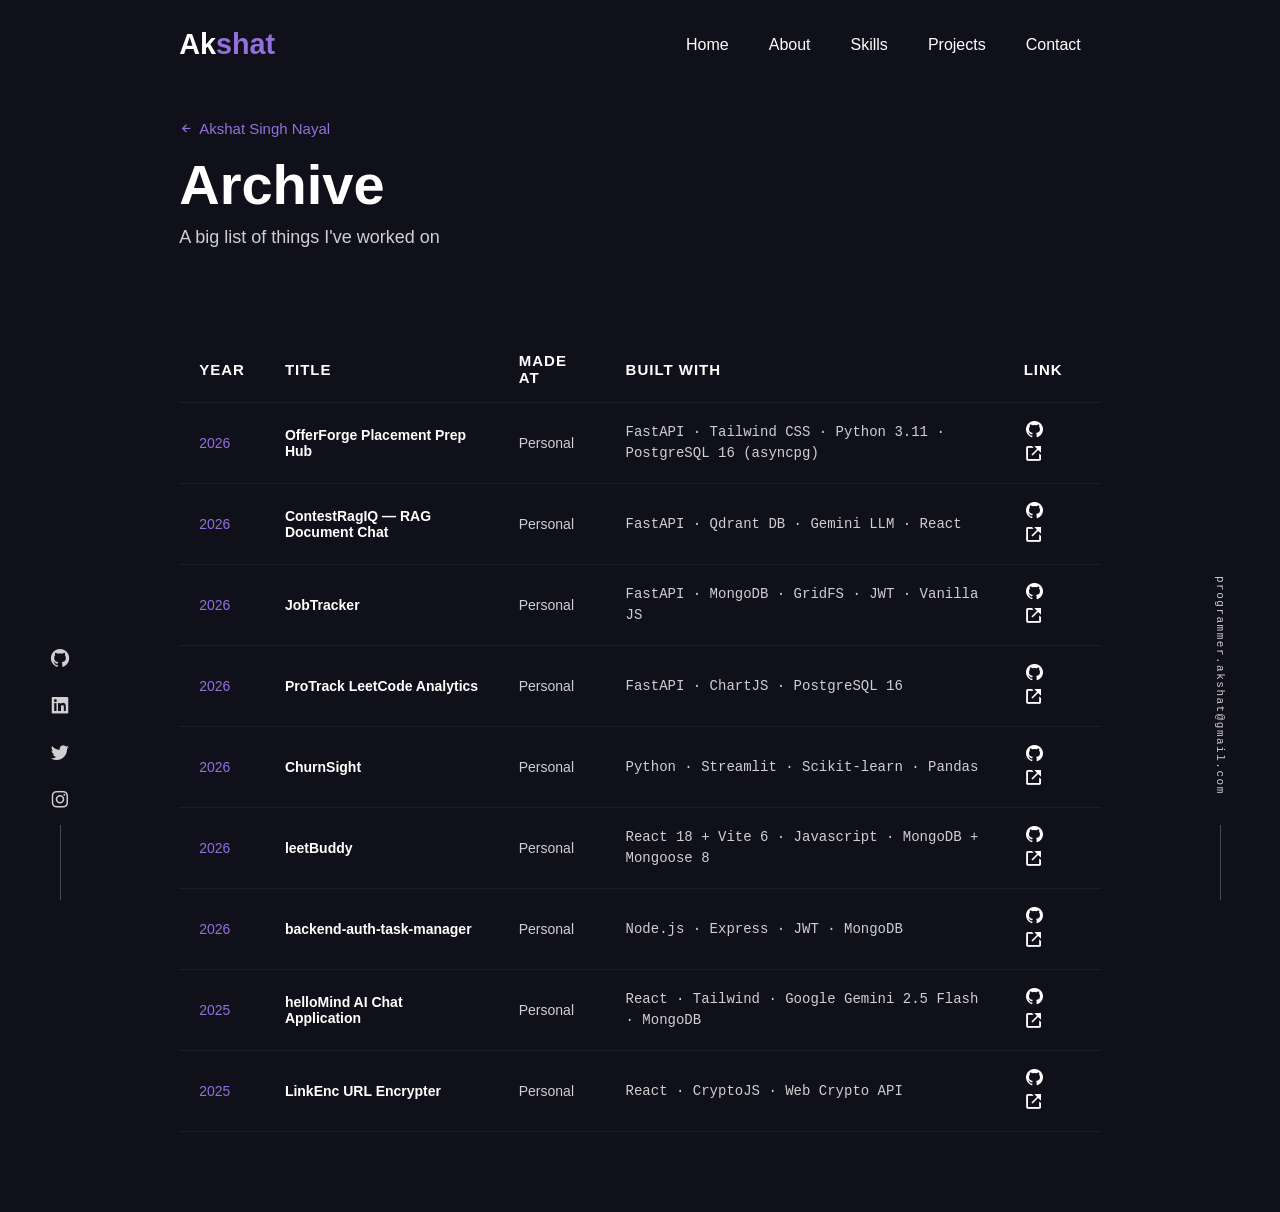
<file: akshat/archive.html>
<!DOCTYPE html>
<html lang="en">

<head>
  <meta charset="UTF-8">
  <meta http-equiv="X-UA-Compatible" content="IE=edge">
  <meta name="viewport" content="width=device-width, initial-scale=1.0">
  <meta name="description"
    content="Archive of projects built by Akshat Singh Nayal, featuring backend engineering, AI, and full-stack systems." />
  <meta name="robots" content="index, follow" />
  <link rel="canonical" href="https://akshatnayal.dev/archive.html" />

  <!-- Open Graph -->
  <meta property="og:title" content="Archive | Akshat Singh Nayal" />
  <meta property="og:description"
    content="Archive of projects built by Akshat Singh Nayal, featuring backend engineering, AI, and full-stack systems." />
  <meta property="og:url" content="https://akshatnayal.dev/archive.html" />
  <meta property="og:type" content="website" />
  <meta property="og:image" content="https://akshatnayal.dev/img/social-preview.png" />

  <!-- Twitter -->
  <meta name="twitter:card" content="summary_large_image" />
  <meta name="twitter:title" content="Archive | Akshat Singh Nayal" />
  <meta name="twitter:description" content="Archive of projects built by Akshat Singh Nayal." />
  <meta name="twitter:image" content="https://akshatnayal.dev/img/social-preview.png" />

  <!-- Structured Data JSON-LD -->
  <script type="application/ld+json">
  {
    "@context": "https://schema.org",
    "@type": "ItemPage",
    "name": "Archive of Projects - Akshat Singh Nayal",
    "description": "Comprehensive list of backend development, full-stack, and AI projects built by Akshat Singh Nayal.",
    "url": "https://akshatnayal.dev/archive.html",
    "author": {
      "@type": "Person",
      "name": "Akshat Singh Nayal"
    }
  }
  </script>

  <!-- Icon -->
  <link type="image/png" sizes="16x16" rel="icon" href="assets/anime.png">
  <!-- External CSS Link -->
  <link rel="stylesheet" type="text/css" href="assets/styles.css?v=15">

  <!-- Boxicons Script -->
  <link rel="stylesheet" href="https://unpkg.com/boxicons@latest/css/boxicons.min.css">

  <!-- Google Fonts Link -->
  <link rel="preconnect" href="https://fonts.googleapis.com">
  <link rel="preconnect" href="https://fonts.gstatic.com" crossorigin>
  <link href="https://fonts.googleapis.com/css2?family=Bangers&family=Kosugi+Maru&display=swap" rel="stylesheet">

  <title>Archive | Akshat Singh Nayal</title>
</head>

<body class="archive-page">
  <!-- Start of Header -->
  <header>
    <a href="index.html" class="logo">Ak<span>shat</span></a>
    <div class="bx bx-menu" id="menu-icon"></div>

    <ul class="navbar">
      <li><a href="index.html#home">Home</a></li>
      <li><a href="index.html#about">About</a></li>
      <li><a href="index.html#services">Skills</a></li>
      <li><a href="index.html#projects">Projects</a></li>
      <li><a href="index.html#contact">Contact</a></li>
    </ul>
  </header>
  <!-- End of Header -->

  <!-- Archive Content Section -->
  <section class="archive-section">
    <div class="archive-header">
      <a href="index.html#projects" class="back-link"><i class='bx bx-left-arrow-alt'></i> Akshat Singh Nayal</a>
      <h1>Archive</h1>
      <p class="subtitle">A big list of things I've worked on</p>
    </div>

    <div class="table-container">
      <table class="archive-table">
        <thead>
          <tr>
            <th>Year</th>
            <th>Title</th>
            <th class="hide-mobile">Made at</th>
            <th>Built with</th>
            <th>Link</th>
          </tr>
        </thead>
        <tbody>
          <!-- 2026 -->
          <tr>
            <td class="year-column">2026</td>
            <td class="title-column">OfferForge Placement Prep Hub</td>
            <td class="made-column hide-mobile">Personal</td>
            <td class="tech-column">FastAPI &middot; Tailwind CSS &middot; Python 3.11 &middot; PostgreSQL 16 (asyncpg)
            </td>
            <td class="links-column">
              <a href="https://github.com/AkshatSinghNayal/OfferForge" target="_blank" rel="noopener noreferrer"
                aria-label="GitHub"><i class='bx bxl-github'></i></a>
              <a href="https://offerforgeai.vercel.app/" target="_blank" rel="noopener noreferrer"
                aria-label="Live Demo"><i class='bx bx-link-external'></i></a>
            </td>
          </tr>
          <tr>
            <td class="year-column">2026</td>
            <td class="title-column">ContestRagIQ — RAG Document Chat</td>
            <td class="made-column hide-mobile">Personal</td>
            <td class="tech-column">FastAPI &middot; Qdrant DB &middot; Gemini LLM &middot; React</td>
            <td class="links-column">
              <a href="https://github.com/AkshatSinghNayal/ragFastAPI" target="_blank" rel="noopener noreferrer"
                aria-label="GitHub"><i class='bx bxl-github'></i></a>
              <a href="https://contextragiq.vercel.app/" target="_blank" rel="noopener noreferrer"
                aria-label="Live Demo"><i class='bx bx-link-external'></i></a>
            </td>
          </tr>
          <tr>
            <td class="year-column">2026</td>
            <td class="title-column">JobTracker </td>
            <td class="made-column hide-mobile">Personal</td>
            <td class="tech-column">FastAPI &middot; MongoDB &middot; GridFS &middot; JWT &middot; Vanilla JS</td>
            <td class="links-column">
              <a href="https://github.com/AkshatSinghNayal/job-Tracker" target="_blank" rel="noopener noreferrer"
                aria-label="GitHub"><i class='bx bxl-github'></i></a>
              <a href="https://jobtrack-kar.vercel.app/" target="_blank" rel="noopener noreferrer"
                aria-label="Live Demo"><i class='bx bx-link-external'></i></a>
            </td>
          </tr>
          <tr>
            <td class="year-column">2026</td>
            <td class="title-column">ProTrack LeetCode Analytics</td>
            <td class="made-column hide-mobile">Personal</td>
            <td class="tech-column">FastAPI &middot; ChartJS &middot; PostgreSQL 16</td>
            <td class="links-column">
              <a href="https://github.com/AkshatSinghNayal/leet-tracker" target="_blank" rel="noopener noreferrer"
                aria-label="GitHub"><i class='bx bxl-github'></i></a>
              <a href="https://protrack-kar.vercel.app/" target="_blank" rel="noopener noreferrer"
                aria-label="Live Demo"><i class='bx bx-link-external'></i></a>
            </td>
          </tr>

          
          <tr>
            <td class="year-column">2026</td>
            <td class="title-column">ChurnSight</td>
            <td class="made-column hide-mobile">Personal</td>
            <td class="tech-column">Python &middot; Streamlit &middot; Scikit-learn &middot; Pandas</td>
            <td class="links-column">
              <a href="https://github.com/AkshatSinghNayal/customer-churn-prediction" target="_blank"
                rel="noopener noreferrer" aria-label="GitHub"><i class='bx bxl-github'></i></a>
              <a href="https://codecurated04.vercel.app/" target="_blank" rel="noopener noreferrer"
                aria-label="Live Demo"><i class='bx bx-link-external'></i></a>
            </td>
          </tr>
          <tr>
            <td class="year-column">2026</td>
            <td class="title-column">leetBuddy</td>
            <td class="made-column hide-mobile">Personal</td>
            <td class="tech-column">React 18 + Vite 6 &middot; Javascript &middot; MongoDB + Mongoose 8</td>
            <td class="links-column">
              <a href="https://github.com/AkshatSinghNayal/LeetCodeHelper" target="_blank" rel="noopener noreferrer"
                aria-label="GitHub"><i class='bx bxl-github'></i></a>
              <a href="https://leet-code-helper.vercel.app/" target="_blank" rel="noopener noreferrer"
                aria-label="Live Demo"><i class='bx bx-link-external'></i></a>
            </td>
          </tr>
          <tr>
            <td class="year-column">2026</td>
            <td class="title-column">backend-auth-task-manager</td>
            <td class="made-column hide-mobile">Personal</td>
            <td class="tech-column">Node.js &middot; Express &middot; JWT &middot; MongoDB</td>
            <td class="links-column">
              <a href="https://github.com/AkshatSinghNayal/backend-auth-task-manager" target="_blank"
                rel="noopener noreferrer" aria-label="GitHub"><i class='bx bxl-github'></i></a>
              <a href="https://backend-auth-task-manager.vercel.app/" target="_blank" rel="noopener noreferrer"
                aria-label="Live Demo"><i class='bx bx-link-external'></i></a>
            </td>
          </tr>

          <!-- 2025 -->
          <tr>
            <td class="year-column">2025</td>
            <td class="title-column">helloMind AI Chat Application</td>
            <td class="made-column hide-mobile">Personal</td>
            <td class="tech-column">React &middot; Tailwind &middot; Google Gemini 2.5 Flash &middot; MongoDB</td>
            <td class="links-column">
              <a href="https://github.com/AkshatSinghNayal/SIH-Project-2025" target="_blank" rel="noopener noreferrer"
                aria-label="GitHub"><i class='bx bxl-github'></i></a>
              <a href="https://hellomind-2025.vercel.app/" target="_blank" rel="noopener noreferrer"
                aria-label="Live Demo"><i class='bx bx-link-external'></i></a>
            </td>
          </tr>
          <tr>
            <td class="year-column">2025</td>
            <td class="title-column">LinkEnc URL Encrypter</td>
            <td class="made-column hide-mobile">Personal</td>
            <td class="tech-column">React &middot; CryptoJS &middot; Web Crypto API</td>
            <td class="links-column">
              <a href="https://github.com/AkshatSinghNayal/Python_Link_Encryption_Project" target="_blank"
                rel="noopener noreferrer" aria-label="GitHub"><i class='bx bxl-github'></i></a>
              <a href="https://linkenc.vercel.app/" target="_blank" rel="noopener noreferrer" aria-label="Live Demo"><i
                  class='bx bx-link-external'></i></a>
            </td>
          </tr>
        </tbody>
      </table>
    </div>
  </section>



  <!-- Fixed Sidebars -->
  <div class="left-social-sidebar">
    <ul class="sidebar-socials">
      <li><a href="https://github.com/AkshatSinghNayal" target="_blank" rel="noopener noreferrer" aria-label="GitHub"><i
            class='bx bxl-github'></i></a></li>
      <li><a href="https://linkedin.com/in/akshatnayal/" target="_blank" rel="noopener noreferrer"
          aria-label="LinkedIn"><i class='bx bxl-linkedin-square'></i></a></li>
      <li><a href="https://x.com/Akshat_Nayal" target="_blank" rel="noopener noreferrer" aria-label="X (Twitter)"><i
            class='bx bxl-twitter'></i></a></li>
      <li><a href="https://instagram.com/programmer__19" target="_blank" rel="noopener noreferrer"
          aria-label="Instagram"><i class='bx bxl-instagram'></i></a></li>
    </ul>
    <div class="sidebar-line"></div>
  </div>

  <div class="right-email-sidebar">
    <a href="mailto:programmer.akshat@gmail.com" class="sidebar-email">programmer.akshat@gmail.com</a>
    <div class="sidebar-line"></div>
  </div>

  <!-- JS Script Link -->
  <script src="assets/script.js?v=5"></script>
</body>

</html>
</file>
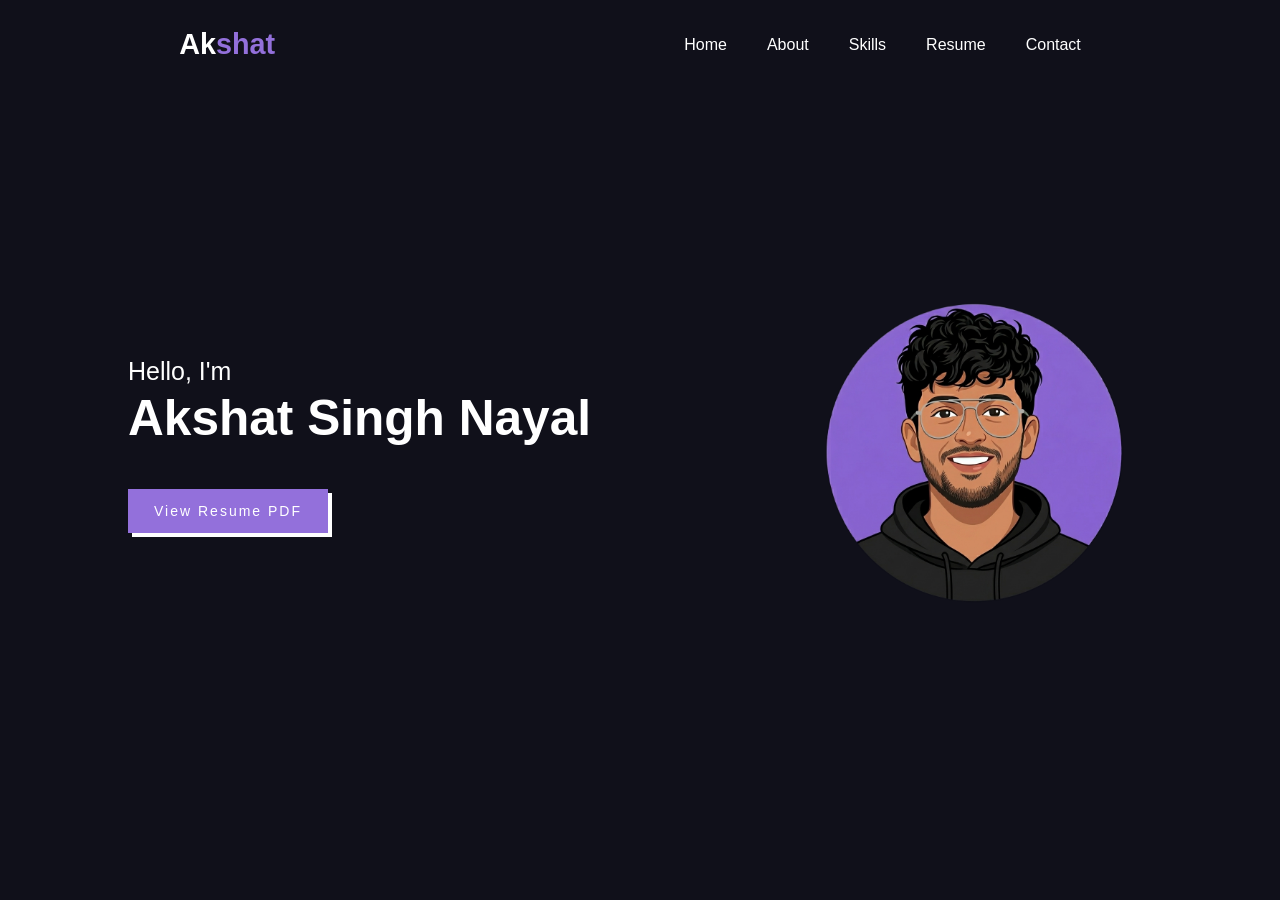
<file: akshat/preview-social.html>
<!DOCTYPE html>
<html lang="en">
<head>
  <meta charset="UTF-8">
  <meta name="viewport" content="width=device-width, initial-scale=1.0">
  <link rel="stylesheet" type="text/css" href="assets/styles.css?v=15">
  <link rel="preconnect" href="https://fonts.googleapis.com">
  <link rel="preconnect" href="https://fonts.gstatic.com" crossorigin>
  <link href="https://fonts.googleapis.com/css2?family=Bangers&family=Kosugi+Maru&display=swap" rel="stylesheet">
  <style>
    body {
      overflow: hidden;
    }

    .preview-wrap {
      height: 100vh;
      background: #10101a;
    }

    .preview-wrap .home {
      height: 100vh;
      padding-top: 110px;
      grid-template-columns: 1.25fr 0.75fr;
      grid-gap: 2.8rem;
    }

    .preview-wrap .home-text h5 {
      margin-bottom: 8px;
    }

    .preview-wrap .home-text h1 {
      font-size: 3.1rem;
      white-space: nowrap;
      margin-bottom: 46px;
    }

    .preview-wrap .typing-line {
      display: none;
    }

    .preview-wrap .home-img img {
      width: 420px;
    }
  </style>
  <title>Social Preview</title>
</head>
<body>
  <div class="preview-wrap">
    <header>
      <a href="#" class="logo">Ak<span>shat</span></a>
      <ul class="navbar">
        <li><a href="#home">Home</a></li>
        <li><a href="#about">About</a></li>
        <li><a href="#services">Skills</a></li>
        <li><a href="#resume">Resume</a></li>
        <li><a href="#contact">Contact</a></li>
      </ul>
    </header>

    <section class="home" id="home">
      <div class="home-text">
        <h5>Hello, I'm</h5>
        <h1>Akshat Singh Nayal</h1>
        <a href="#" class="btn">View Resume PDF</a>
      </div>

      <div class="home-img">
        <img src="img/home.png" alt="Akshat profile illustration">
      </div>
    </section>
  </div>
</body>
</html>
</file>
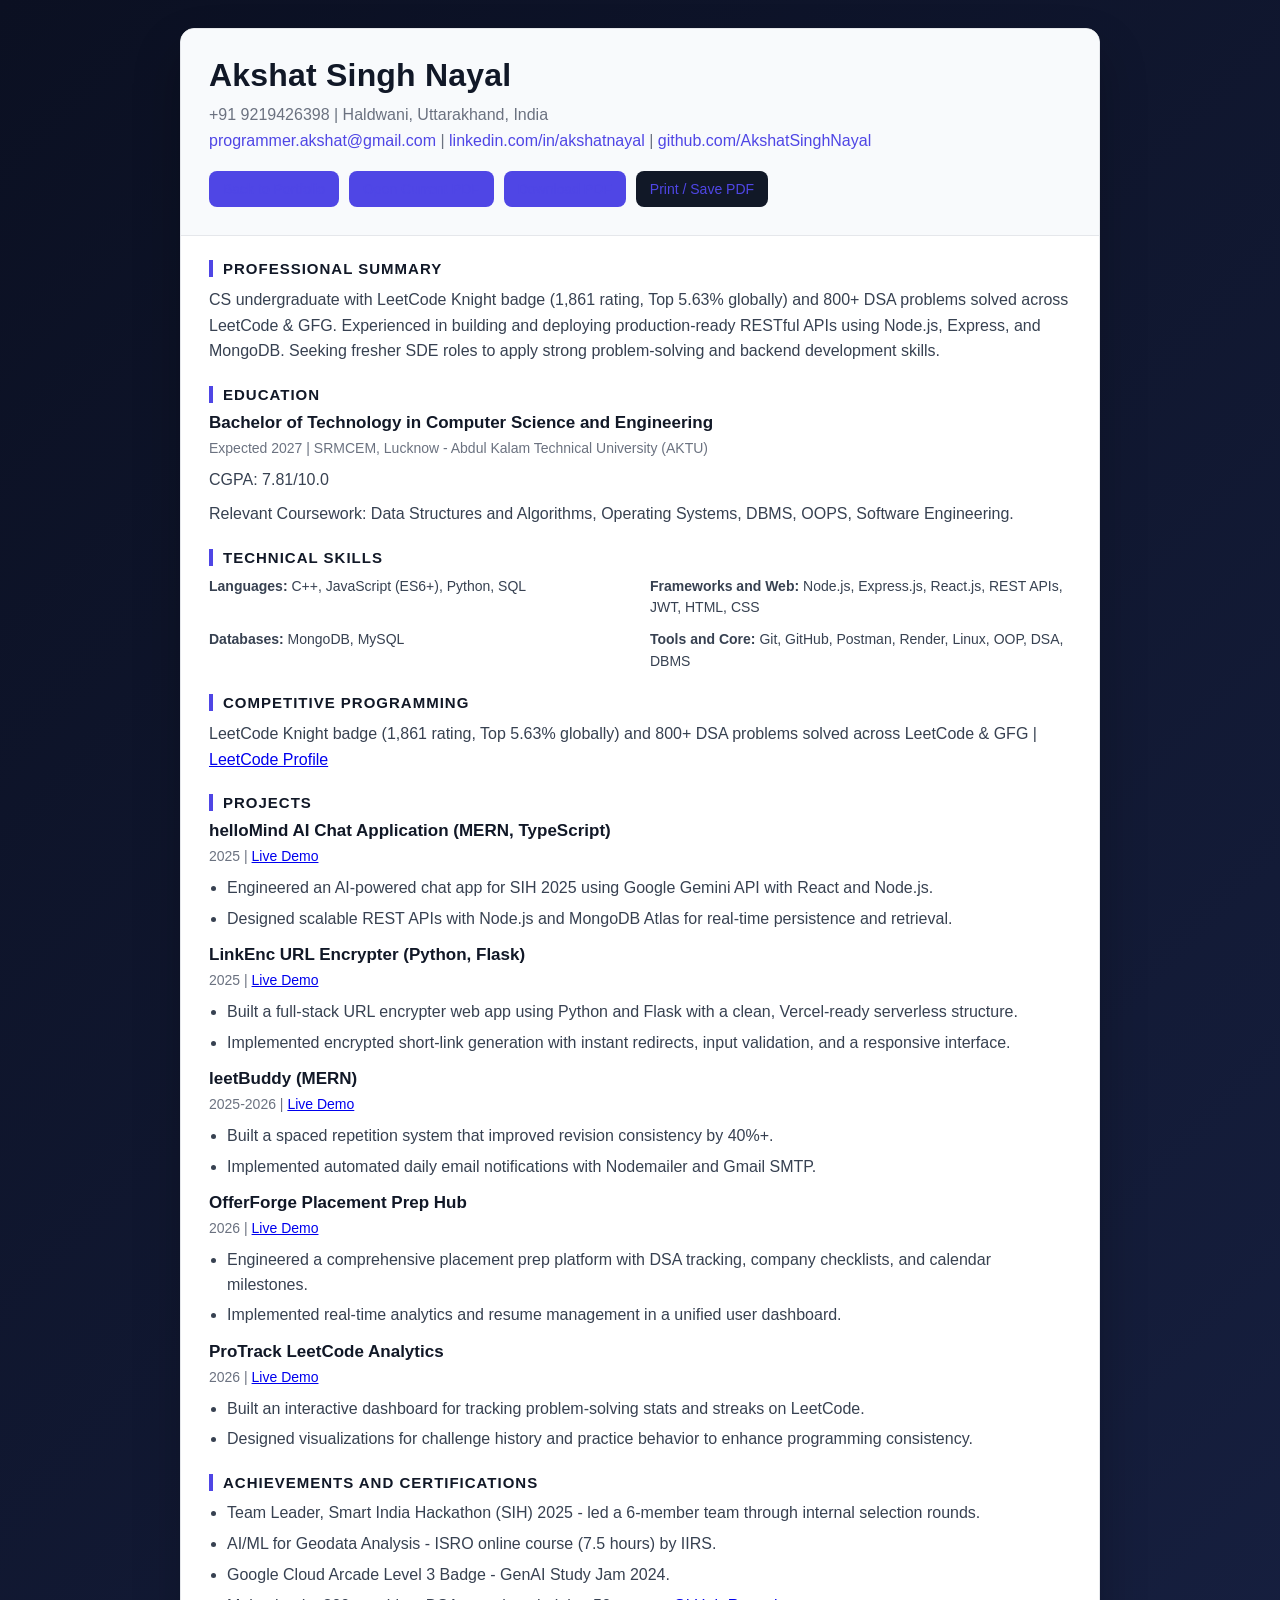
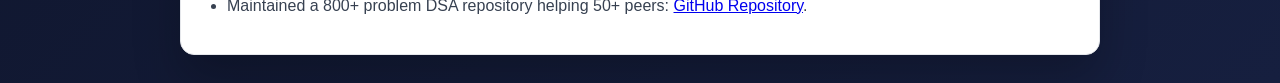
<file: akshat/resume.html>
<!DOCTYPE html>
<html lang="en">
<head>
  <meta charset="UTF-8">
  <meta name="viewport" content="width=device-width, initial-scale=1.0">
  <title>Akshat Singh Nayal - Resume</title>
  <link rel="canonical" href="https://akshatnayal.vercel.app/resume" />
  <style>
    :root {
      --bg: #0c1020;
      --paper: #ffffff;
      --text: #1f2937;
      --muted: #6b7280;
      --accent: #4f46e5;
      --border: #e5e7eb;
    }

    * {
      box-sizing: border-box;
    }

    body {
      margin: 0;
      font-family: "Segoe UI", Tahoma, Geneva, Verdana, sans-serif;
      background: linear-gradient(135deg, #0b1022, #161f3f);
      color: var(--text);
      padding: 28px 16px;
    }

    .resume {
      max-width: 920px;
      margin: 0 auto;
      background: var(--paper);
      border-radius: 14px;
      border: 1px solid var(--border);
      box-shadow: 0 24px 48px rgba(0, 0, 0, 0.24);
      overflow: hidden;
    }

    .header {
      padding: 28px;
      border-bottom: 1px solid var(--border);
      background: #f8fafc;
    }

    .header h1 {
      margin: 0;
      font-size: 32px;
      letter-spacing: 0.2px;
      color: #111827;
    }

    .header p {
      margin: 8px 0 0;
      color: var(--muted);
      line-height: 1.6;
    }

    .header a {
      color: var(--accent);
      text-decoration: none;
    }

    .header a:hover {
      text-decoration: underline;
    }

    .content {
      padding: 24px 28px 30px;
    }

    section {
      margin-top: 22px;
    }

    section:first-child {
      margin-top: 0;
    }

    h2 {
      margin: 0 0 10px;
      font-size: 15px;
      letter-spacing: 1px;
      text-transform: uppercase;
      color: #111827;
      border-left: 4px solid var(--accent);
      padding-left: 10px;
    }

    h3 {
      margin: 0;
      font-size: 17px;
      color: #111827;
    }

    .sub {
      margin: 4px 0 0;
      color: var(--muted);
      font-size: 14px;
    }

    p {
      margin: 8px 0 0;
      line-height: 1.6;
      color: #374151;
    }

    ul {
      margin: 8px 0 0 18px;
      padding: 0;
      color: #374151;
    }

    li {
      margin: 6px 0;
      line-height: 1.55;
    }

    .item {
      margin-top: 14px;
    }

    .item:first-of-type {
      margin-top: 0;
    }

    .skills-grid {
      display: grid;
      grid-template-columns: 1fr 1fr;
      gap: 10px 20px;
    }

    .skills-grid div {
      font-size: 14px;
      color: #374151;
      line-height: 1.55;
    }

    .actions {
      margin-top: 18px;
      display: flex;
      gap: 10px;
      flex-wrap: wrap;
    }

    .btn {
      display: inline-block;
      background: var(--accent);
      color: #fff;
      text-decoration: none;
      border-radius: 8px;
      padding: 10px 14px;
      font-size: 14px;
    }

    .btn.secondary {
      background: #111827;
    }

    @media (max-width: 700px) {
      body {
        padding: 10px 8px;
      }

      .header h1 {
        font-size: 24px;
        text-align: center;
      }

      .header p {
        font-size: 13px;
        text-align: center;
        line-height: 1.8;
      }

      .actions {
        justify-content: center;
      }

      .content,
      .header {
        padding: 20px 15px;
      }

      .skills-grid {
        grid-template-columns: 1fr;
      }
    }

    @media print {
      body {
        background: #fff;
        padding: 0;
      }

      .resume {
        box-shadow: none;
        border: none;
        border-radius: 0;
      }

      .actions {
        display: none;
      }
    }
  </style>
</head>
<body>
  <main class="resume">
    <header class="header">
      <h1>Akshat Singh Nayal</h1>
      <p>
        +91 9219426398 | Haldwani, Uttarakhand, India<br>
        <a href="mailto:programmer.akshat@gmail.com">programmer.akshat@gmail.com</a> |
        <a href="https://linkedin.com/in/akshatnayal/" target="_blank" rel="noopener noreferrer">linkedin.com/in/akshatnayal</a> |
        <a href="https://github.com/AkshatSinghNayal" target="_blank" rel="noopener noreferrer">github.com/AkshatSinghNayal</a>
      </p>
      <div class="actions">
        <a class="btn" href="index.html">Back to Portfolio</a>
        <a class="btn" href="AkshatSinghNayal_resume.pdf" target="_blank" rel="noopener noreferrer">Open Current PDF</a>
        <a class="btn" href="AkshatSinghNayal_resume.pdf" download>Download PDF</a>
        <a class="btn secondary" href="#" onclick="window.print(); return false;">Print / Save PDF</a>
      </div>
    </header>

    <div class="content">
      <section>
        <h2>Professional Summary</h2>
        <p>
          CS undergraduate with LeetCode Knight badge (1,861 rating, Top 5.63% globally) and 800+ DSA problems solved across LeetCode & GFG. Experienced in building and deploying production-ready RESTful APIs using Node.js, Express, and MongoDB. Seeking fresher SDE roles to apply strong problem-solving and backend development skills.
        </p>
      </section>

      <section>
        <h2>Education</h2>
        <div class="item">
          <h3>Bachelor of Technology in Computer Science and Engineering</h3>
          <p class="sub">Expected 2027 | SRMCEM, Lucknow - Abdul Kalam Technical University (AKTU)</p>
          <p>CGPA: 7.81/10.0</p>
          <p>Relevant Coursework: Data Structures and Algorithms, Operating Systems, DBMS, OOPS, Software Engineering.</p>
        </div>
      </section>

      <section>
        <h2>Technical Skills</h2>
        <div class="skills-grid">
          <div><strong>Languages:</strong> C++, JavaScript (ES6+), Python, SQL</div>
          <div><strong>Frameworks and Web:</strong> Node.js, Express.js, React.js, REST APIs, JWT, HTML, CSS</div>
          <div><strong>Databases:</strong> MongoDB, MySQL</div>
          <div><strong>Tools and Core:</strong> Git, GitHub, Postman, Render, Linux, OOP, DSA, DBMS</div>
        </div>
      </section>

      <section>
        <h2>Competitive Programming</h2>
        <p>
          LeetCode Knight badge (1,861 rating, Top 5.63% globally) and 800+ DSA problems solved across LeetCode & GFG |
          <a href="https://leetcode.com/Akshat_Nayal/" target="_blank" rel="noopener noreferrer">LeetCode Profile</a>
        </p>
      </section>

      <section>
        <h2>Projects</h2>
        <div class="item">
          <h3>helloMind AI Chat Application (MERN, TypeScript)</h3>
          <p class="sub">2025 | <a href="https://sih-project-2025-bsvw.onrender.com" target="_blank" rel="noopener noreferrer">Live Demo</a></p>
          <ul>
            <li>Engineered an AI-powered chat app for SIH 2025 using Google Gemini API with React and Node.js.</li>
            <li>Designed scalable REST APIs with Node.js and MongoDB Atlas for real-time persistence and retrieval.</li>
          </ul>
        </div>

        <div class="item">
          <h3>LinkEnc URL Encrypter (Python, Flask)</h3>
          <p class="sub">2025 | <a href="https://linkenc.vercel.app/" target="_blank" rel="noopener noreferrer">Live Demo</a></p>
          <ul>
            <li>Built a full-stack URL encrypter web app using Python and Flask with a clean, Vercel-ready serverless structure.</li>
            <li>Implemented encrypted short-link generation with instant redirects, input validation, and a responsive interface.</li>
          </ul>
        </div>

        <div class="item">
          <h3>leetBuddy (MERN)</h3>
          <p class="sub">2025-2026 | <a href="https://leet-code-helper.vercel.app" target="_blank" rel="noopener noreferrer">Live Demo</a></p>
          <ul>
            <li>Built a spaced repetition system that improved revision consistency by 40%+.</li>
            <li>Implemented automated daily email notifications with Nodemailer and Gmail SMTP.</li>
          </ul>
        </div>

        <div class="item">
          <h3>OfferForge Placement Prep Hub</h3>
          <p class="sub">2026 | <a href="https://offerforgeai.vercel.app/" target="_blank" rel="noopener noreferrer">Live Demo</a></p>
          <ul>
            <li>Engineered a comprehensive placement prep platform with DSA tracking, company checklists, and calendar milestones.</li>
            <li>Implemented real-time analytics and resume management in a unified user dashboard.</li>
          </ul>
        </div>

        <div class="item">
          <h3>ProTrack LeetCode Analytics</h3>
          <p class="sub">2026 | <a href="https://protrack-kar.vercel.app/" target="_blank" rel="noopener noreferrer">Live Demo</a></p>
          <ul>
            <li>Built an interactive dashboard for tracking problem-solving stats and streaks on LeetCode.</li>
            <li>Designed visualizations for challenge history and practice behavior to enhance programming consistency.</li>
          </ul>
        </div>
      </section>

      <section>
        <h2>Achievements and Certifications</h2>
        <ul>
          <li>Team Leader, Smart India Hackathon (SIH) 2025 - led a 6-member team through internal selection rounds.</li>
          <li>AI/ML for Geodata Analysis - ISRO online course (7.5 hours) by IIRS.</li>
          <li>Google Cloud Arcade Level 3 Badge - GenAI Study Jam 2024.</li>
          <li>Maintained a 800+ problem DSA repository helping 50+ peers: <a href="https://github.com/AkshatSinghNayal/leetcode" target="_blank" rel="noopener noreferrer">GitHub Repository</a>.</li>
        </ul>
      </section>
    </div>
  </main>
</body>
</html>
</file>
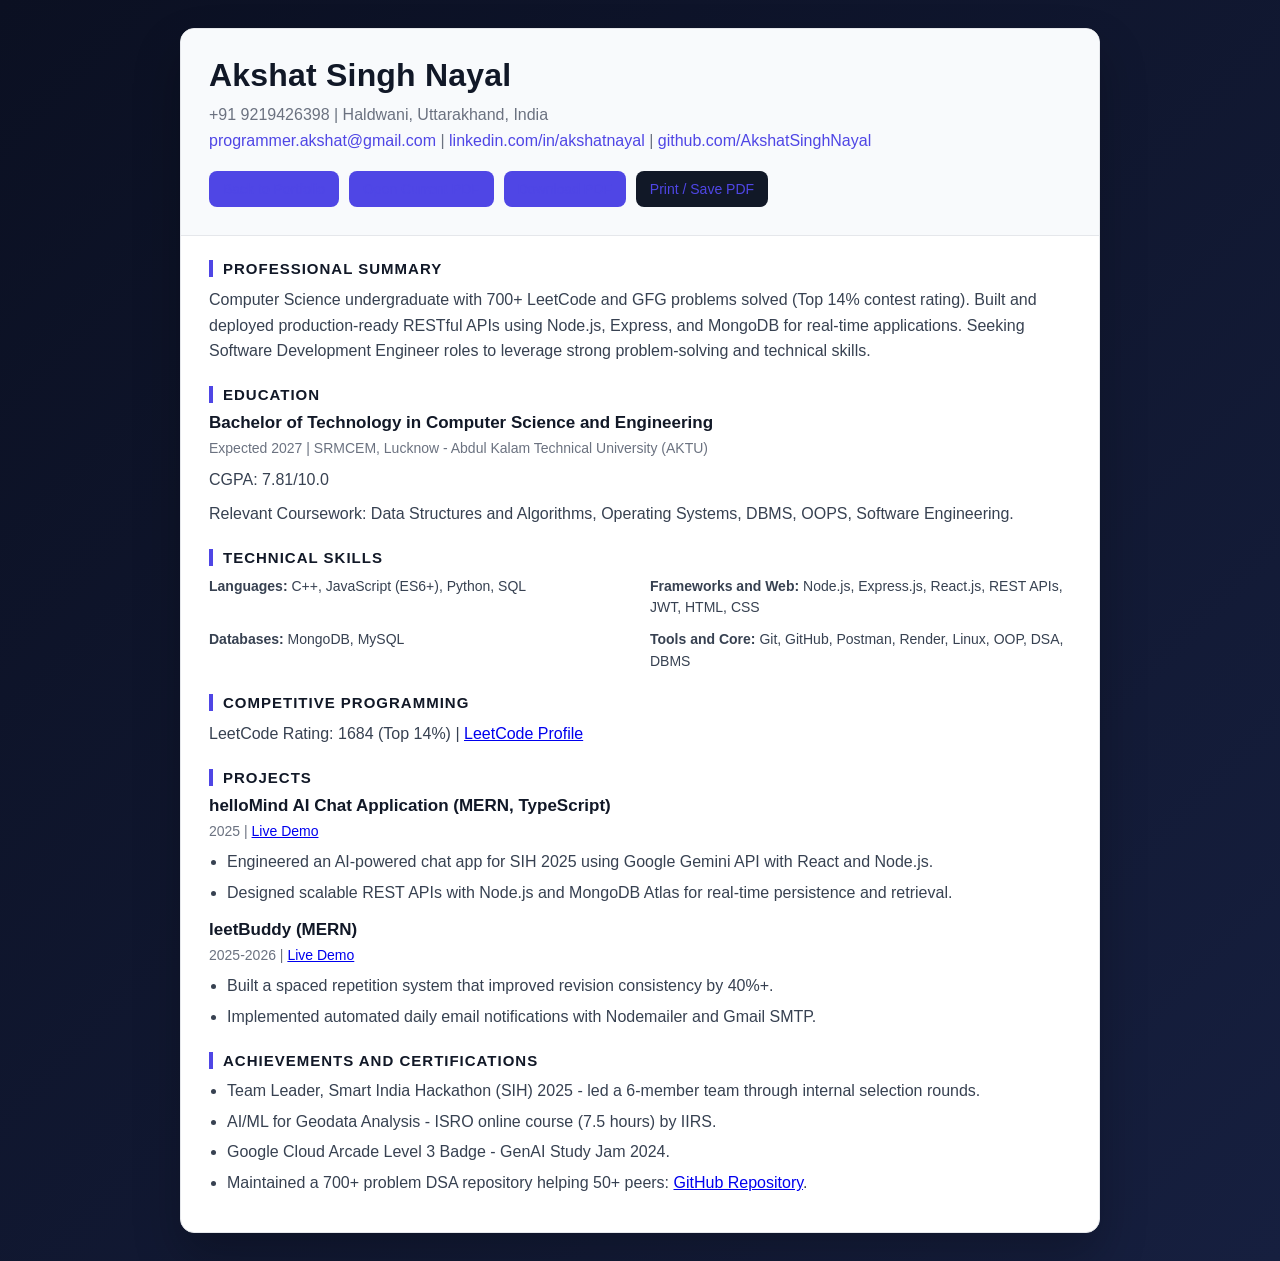
<file: anime/resume.html>
<!DOCTYPE html>
<html lang="en">
<head>
  <meta charset="UTF-8">
  <meta name="viewport" content="width=device-width, initial-scale=1.0">
  <title>Akshat Singh Nayal - Resume</title>
  <style>
    :root {
      --bg: #0c1020;
      --paper: #ffffff;
      --text: #1f2937;
      --muted: #6b7280;
      --accent: #4f46e5;
      --border: #e5e7eb;
    }

    * {
      box-sizing: border-box;
    }

    body {
      margin: 0;
      font-family: "Segoe UI", Tahoma, Geneva, Verdana, sans-serif;
      background: linear-gradient(135deg, #0b1022, #161f3f);
      color: var(--text);
      padding: 28px 16px;
    }

    .resume {
      max-width: 920px;
      margin: 0 auto;
      background: var(--paper);
      border-radius: 14px;
      border: 1px solid var(--border);
      box-shadow: 0 24px 48px rgba(0, 0, 0, 0.24);
      overflow: hidden;
    }

    .header {
      padding: 28px;
      border-bottom: 1px solid var(--border);
      background: #f8fafc;
    }

    .header h1 {
      margin: 0;
      font-size: 32px;
      letter-spacing: 0.2px;
      color: #111827;
    }

    .header p {
      margin: 8px 0 0;
      color: var(--muted);
      line-height: 1.6;
    }

    .header a {
      color: var(--accent);
      text-decoration: none;
    }

    .header a:hover {
      text-decoration: underline;
    }

    .content {
      padding: 24px 28px 30px;
    }

    section {
      margin-top: 22px;
    }

    section:first-child {
      margin-top: 0;
    }

    h2 {
      margin: 0 0 10px;
      font-size: 15px;
      letter-spacing: 1px;
      text-transform: uppercase;
      color: #111827;
      border-left: 4px solid var(--accent);
      padding-left: 10px;
    }

    h3 {
      margin: 0;
      font-size: 17px;
      color: #111827;
    }

    .sub {
      margin: 4px 0 0;
      color: var(--muted);
      font-size: 14px;
    }

    p {
      margin: 8px 0 0;
      line-height: 1.6;
      color: #374151;
    }

    ul {
      margin: 8px 0 0 18px;
      padding: 0;
      color: #374151;
    }

    li {
      margin: 6px 0;
      line-height: 1.55;
    }

    .item {
      margin-top: 14px;
    }

    .item:first-of-type {
      margin-top: 0;
    }

    .skills-grid {
      display: grid;
      grid-template-columns: 1fr 1fr;
      gap: 10px 20px;
    }

    .skills-grid div {
      font-size: 14px;
      color: #374151;
      line-height: 1.55;
    }

    .actions {
      margin-top: 18px;
      display: flex;
      gap: 10px;
      flex-wrap: wrap;
    }

    .btn {
      display: inline-block;
      background: var(--accent);
      color: #fff;
      text-decoration: none;
      border-radius: 8px;
      padding: 10px 14px;
      font-size: 14px;
    }

    .btn.secondary {
      background: #111827;
    }

    @media (max-width: 700px) {
      .header h1 {
        font-size: 28px;
      }

      .content,
      .header {
        padding: 20px;
      }

      .skills-grid {
        grid-template-columns: 1fr;
      }
    }

    @media print {
      body {
        background: #fff;
        padding: 0;
      }

      .resume {
        box-shadow: none;
        border: none;
        border-radius: 0;
      }

      .actions {
        display: none;
      }
    }
  </style>
</head>
<body>
  <main class="resume">
    <header class="header">
      <h1>Akshat Singh Nayal</h1>
      <p>
        +91 9219426398 | Haldwani, Uttarakhand, India<br>
        <a href="mailto:programmer.akshat@gmail.com">programmer.akshat@gmail.com</a> |
        <a href="https://linkedin.com/in/akshatnayal/" target="_blank" rel="noopener noreferrer">linkedin.com/in/akshatnayal</a> |
        <a href="https://github.com/AkshatSinghNayal" target="_blank" rel="noopener noreferrer">github.com/AkshatSinghNayal</a>
      </p>
      <div class="actions">
        <a class="btn" href="index.html">Back to Portfolio</a>
        <a class="btn" href="AkshatSinghNayal_resume.pdf" target="_blank" rel="noopener noreferrer">Open Current PDF</a>
        <a class="btn" href="AkshatSinghNayal_resume.pdf" download>Download PDF</a>
        <a class="btn secondary" href="#" onclick="window.print(); return false;">Print / Save PDF</a>
      </div>
    </header>

    <div class="content">
      <section>
        <h2>Professional Summary</h2>
        <p>
          Computer Science undergraduate with 700+ LeetCode and GFG problems solved (Top 14% contest rating).
          Built and deployed production-ready RESTful APIs using Node.js, Express, and MongoDB for real-time applications.
          Seeking Software Development Engineer roles to leverage strong problem-solving and technical skills.
        </p>
      </section>

      <section>
        <h2>Education</h2>
        <div class="item">
          <h3>Bachelor of Technology in Computer Science and Engineering</h3>
          <p class="sub">Expected 2027 | SRMCEM, Lucknow - Abdul Kalam Technical University (AKTU)</p>
          <p>CGPA: 7.81/10.0</p>
          <p>Relevant Coursework: Data Structures and Algorithms, Operating Systems, DBMS, OOPS, Software Engineering.</p>
        </div>
      </section>

      <section>
        <h2>Technical Skills</h2>
        <div class="skills-grid">
          <div><strong>Languages:</strong> C++, JavaScript (ES6+), Python, SQL</div>
          <div><strong>Frameworks and Web:</strong> Node.js, Express.js, React.js, REST APIs, JWT, HTML, CSS</div>
          <div><strong>Databases:</strong> MongoDB, MySQL</div>
          <div><strong>Tools and Core:</strong> Git, GitHub, Postman, Render, Linux, OOP, DSA, DBMS</div>
        </div>
      </section>

      <section>
        <h2>Competitive Programming</h2>
        <p>
          LeetCode Rating: 1684 (Top 14%) |
          <a href="https://leetcode.com/Akshat_Nayal/" target="_blank" rel="noopener noreferrer">LeetCode Profile</a>
        </p>
      </section>

      <section>
        <h2>Projects</h2>
        <div class="item">
          <h3>helloMind AI Chat Application (MERN, TypeScript)</h3>
          <p class="sub">2025 | <a href="https://sih-project-2025-bsvw.onrender.com" target="_blank" rel="noopener noreferrer">Live Demo</a></p>
          <ul>
            <li>Engineered an AI-powered chat app for SIH 2025 using Google Gemini API with React and Node.js.</li>
            <li>Designed scalable REST APIs with Node.js and MongoDB Atlas for real-time persistence and retrieval.</li>
          </ul>
        </div>

        <div class="item">
          <h3>leetBuddy (MERN)</h3>
          <p class="sub">2025-2026 | <a href="https://leet-code-helper.vercel.app" target="_blank" rel="noopener noreferrer">Live Demo</a></p>
          <ul>
            <li>Built a spaced repetition system that improved revision consistency by 40%+.</li>
            <li>Implemented automated daily email notifications with Nodemailer and Gmail SMTP.</li>
          </ul>
        </div>
      </section>

      <section>
        <h2>Achievements and Certifications</h2>
        <ul>
          <li>Team Leader, Smart India Hackathon (SIH) 2025 - led a 6-member team through internal selection rounds.</li>
          <li>AI/ML for Geodata Analysis - ISRO online course (7.5 hours) by IIRS.</li>
          <li>Google Cloud Arcade Level 3 Badge - GenAI Study Jam 2024.</li>
          <li>Maintained a 700+ problem DSA repository helping 50+ peers: <a href="https://github.com/AkshatSinghNayal/leetcode" target="_blank" rel="noopener noreferrer">GitHub Repository</a>.</li>
        </ul>
      </section>
    </div>
  </main>
</body>
</html>
</file>
<file: akshat/assets/styles.css>
*{
  padding: 0;
  margin: 0;
  box-sizing: border-box;
  font-family: 'Kosugi Maru', sans-serif; /* anime font */
  text-decoration: none;
  list-style: none;
  scroll-behavior: smooth;
  scroll-padding-top: 5.5rem; /* adjusted for scrolled header */
}

/* Custom Scrollbar */
::-webkit-scrollbar {
  width: 8px;
}
::-webkit-scrollbar-track {
  background: #10101a;
}
::-webkit-scrollbar-thumb {
  background: rgba(147, 112, 219, 0.45);
  border-radius: 4px;
  transition: background 0.3s;
}
::-webkit-scrollbar-thumb:hover {
  background: rgba(147, 112, 219, 0.7);
}

@keyframes float {
  0% {
    transform: translateY(0px);
  }
  50% {
    transform: translateY(-12px);
  }
  100% {
    transform: translateY(0px);
  }
}

:root {
  --bg--color: #10101a;
  --main-color: #9370DB;
  --2nd-main-color: #ffffffcc;
  --text-color: #fff;
  --big-font: 5rem;
  --h2-font: 1.9rem;
  --p-font: 1rem;
}

body {
  background-color: var(--bg--color);
  color: var(--text-color);
  -webkit-font-smoothing: antialiased;
  -moz-osx-font-smoothing: grayscale;
  text-rendering: optimizeLegibility;
}

/* Header */
header {
  position: fixed;
  top: 0;
  width: 100%;
  right: 0;
  z-index: 1000;
  display: flex;
  align-items: center;
  justify-content: space-between;
  background: transparent;
  padding: 28px 14%;
  transition: all 0.4s cubic-bezier(0.25, 0.8, 0.25, 1);
  border-bottom: 1px solid transparent;
}

header.scrolled {
  background: rgba(16, 16, 26, 0.85);
  backdrop-filter: blur(12px);
  -webkit-backdrop-filter: blur(12px);
  padding: 16px 14%;
  box-shadow: 0 10px 30px rgba(0, 0, 0, 0.3);
  border-bottom: 1px solid rgba(147, 112, 219, 0.12);
}

/* Navbar */
.logo {
  color: var(--text-color);
  font-size: 1.8rem;
  font-weight: 600;
  transition: transform 0.3s;
}

.logo:hover {
  transform: scale(1.03);
}

span {
  color: var(--main-color)
}

.navbar {
  display: flex;
}

.navbar a {
  color: var(--text-color);
  font-size: 1rem;
  font-weight: 500;
  padding: 8px 16px;
  margin: 0 4px;
  transition: color 0.3s, border-color 0.3s;
  border-bottom: 2px solid transparent;
}

.navbar a:hover,
.navbar a.active-nav {
  color: var(--main-color);
  border-bottom: 2px solid var(--main-color);
}

#menu-icon {
  font-size: 28px;
  z-index: 10001;
  cursor: pointer;
  display: none;
  transition: transform 0.3s;
}

#menu-icon:hover {
  transform: scale(1.1);
}

/* Home Section */
section {
  padding: 120px 14%;
}

.home {
  display: grid;
  grid-template-columns: 1.45fr 0.55fr;
  grid-gap: 2.2rem;
  align-items: center;
  position: relative;
  height: 100vh;
  width: 100%;
  padding: 120px 10%;
}

.home-img img {
  width: 430px;
  max-width: 100%;
  height: auto;
  animation: float 5s ease-in-out infinite;
}

.home-text h5 {
  color: var(--text-color);
  font-size: 25px;
  font-weight: 500;
  margin: 0 0 20px;
}

.home-text h1 {
  color: var(--text-color);
  font-size: clamp(3rem, 4.8vw, 4.4rem);
  font-weight: 700;
  margin: 0 0 10px;
  line-height: 1;
  white-space: nowrap;
}

.home-role {
  color: var(--main-color);
  font-size: clamp(1.4rem, 2.2vw, 1.8rem);
  font-weight: 600;
  letter-spacing: 2px;
  text-transform: uppercase;
  margin: 0 0 20px;
  display: block;
}

.home-text h6 {
  color: var(--2nd-main-color);
  font-size: clamp(0.95rem, 1.2vw, 1.1rem);
  font-weight: 350;
  line-height: 1.6;
  margin-bottom: 25px;
  max-width: 650px;
}

.typing-line {
  display: block;
  max-width: 650px;
  white-space: normal;
  word-break: break-word;
}

#typed-greeting,
#typed-name,
#typed-text {
  color: var(--text-color);
}

#typed-text .typed-highlight {
  color: var(--main-color);
}

.typing-cursor {
  color: var(--main-color);
  margin-left: 3px;
  font-weight: 700;
  display: inline-block;
  animation: typingBlink 0.9s step-end infinite;
}

@keyframes typingBlink {
  0%,
  45% {
    opacity: 1;
  }
  50%,
  100% {
    opacity: 0;
  }
}

.btn {
  background: var(--main-color);
  color: var(--text-color);
  box-shadow: 4px 4px var(--text-color);
  display: inline-block;
  padding: 0 25px;
  line-height: 42px;
  border: 1px solid transparent;
  font-size: 14px;
  font-weight: 400;
  letter-spacing: 2px;
  transition: ease all 0.35s;
}

.btn:hover {
  background: var(--text-color);
  color: var(--main-color);
  box-shadow: 4px 4px var(--main-color);
}

/* About Section */
.about {
  display: grid;
  grid-template-columns: 1.1fr 2fr;
  grid-gap: 5rem;
  align-items: center;
}

.about-img img {
  width: 440px;
  max-width: 100%;
  height: auto;
  border-radius: 12px;
}

.about-text h3 {
  color: var(--text-color);
  font-size: 30px;
  font-weight: 300;
  margin: 0 0 30px;
  letter-spacing: 6px;
}

.about-text h2 {
  font-size: var(--h2-font);
  font-weight: 500;
  line-height: 1.2;
  margin-bottom: 0.5rem;
  max-width: 470;
  margin-bottom: 2rem;
}

.about-text p {
  color: var(--2nd-main-color);
  font-size: var(--p-font);
  font-weight: 300;
  line-height: 1.8rem;
  margin-bottom: 1.5rem;
  max-width: 570px;
}

.main-btn .btn {
  margin-right: 20px;
}

/* Services Section */
.center {
  text-align: center;
}

.center h3 {
  color: var(--text-color);
  font-size: 30px;
  font-weight: 300;
  letter-spacing: 6px;
}

.service-content {
  display: grid;
  grid-template-columns: repeat(auto-fit, minmax(280px, 1fr));
  grid-gap: 2rem;
  align-items: stretch;
  margin-top: 4.4rem;
}

.row {
  background: #0b0b13;
  padding: 35px 25px;
  border-radius: 8px;
  border: 1px solid rgba(255, 255, 255, 0.05);
  cursor: pointer;
  display: flex;
  flex-direction: column;
  transition: transform 0.4s cubic-bezier(0.25, 0.8, 0.25, 1), box-shadow 0.4s cubic-bezier(0.25, 0.8, 0.25, 1), border-color 0.4s;
}

.row i {
  color: var(--main-color);
  font-size: 2.2rem;
  margin-bottom: 15px;
}

.row h3 {
  font-size: 1.15rem;
  font-weight: 500;
  margin-bottom: 12px;
  color: var(--text-color);
}

.row p {
  font-size: 14px;
  color: var(--2nd-main-color);
  line-height: 1.6;
}

.row:hover {
  transform: translateY(-8px);
  box-shadow: 0 20px 30px -15px rgba(147, 112, 219, 0.15);
  border-color: rgba(147, 112, 219, 0.35);
  background: rgba(147, 112, 219, 0.02);
}

/* CTA Section */
.cta {
  background: #0b0b13;
  width: 100%;
  padding: 150px 0;
  text-align: center;
  margin: 100px auto;
}

.cta h4 {
  color: var(--text-color);
  font-size: 1.6rem;
  font-weight: 300;
  margin-bottom: 30px;
}

/* Resume Section */
.resume {
  text-align: center;
}

.resume h3 {
  color: var(--text-color);
  font-size: 30px;
  font-weight: 580;
  margin: 0 0 30px;
  letter-spacing: 6px;
}

.resume .center {
  display: flex;
  justify-content: center;
}

.resume-content {
  display: grid;
  grid-template-columns: repeat(auto-fit, minmax(350px, auto));
  grid-gap: 2rem;
  align-items: center;
  margin-top: 4.4rem;
}

.box {
  background: #0b0b13;
  padding: 60px 35px;
  border-radius: 12px;
  border: 1px solid rgba(255, 255, 255, 0.03);
  cursor: pointer;
  transition: transform 0.4s cubic-bezier(0.25, 0.8, 0.25, 1), box-shadow 0.4s cubic-bezier(0.25, 0.8, 0.25, 1), border-color 0.4s;
  display: flex;
  flex-direction: column;
}

.box h6 {
  color: #3e4455;
  font-size: 14px;
  font-weight: 600;
  margin-bottom: 10px;
}

.box h4 {
  color: var(--text-color);
  font-size: 1.3rem;
  font-weight: 700;
  margin-top: 25px;
  margin-bottom: 13px;
}

.box p {
  font-size: var(--p-font);
  font-weight: 300;
  margin-bottom: 1.2rem;
  line-height: 1.8rem;
  color: var(--2nd-main-color);
}

.box h5 {
  font-size: 14px;
  font-weight: 500;
  color: var(--2nd-main-color);
}

.box .click-hint {
  display: inline-block;
  margin-top: auto;
  padding-top: 16px;
  margin-bottom: 30px;
  font-size: 14px;
  font-weight: 600;
  color: #3e4455;
  letter-spacing: 1px;
}

.box:hover {
  transform: translateY(-8px);
  box-shadow: 0 15px 35px rgba(147, 112, 219, 0.15);
  border-color: rgba(147, 112, 219, 0.35);
}

.clickable-box {
  display: block;
  text-decoration: none;
}

.clickable-box:hover {
  text-decoration: none;
}

/* Contact Section */
.contact {
  text-align: center;
}


/* Booking accent inherits the site's purple; override here for booking only. */
.contact {
  --booking-brand-color: var(--main-color);
}

.contact-subtitle {
  margin: 1rem auto 2rem;
  max-width: 550px;
  color: var(--2nd-main-color);
  line-height: 1.7;
}

.contact-booking {
  width: 100%;
  max-width: 1000px;
  margin: 0 auto;
  overflow: hidden;
  border: 1px solid rgba(255, 255, 255, 0.05);
  border-radius: 8px;
  background: var(--bg--color);
  color-scheme: dark;
}

.contact-calendar {
  width: 100%;
  min-height: 620px;
  overflow-x: hidden;
}

.contact-booking-fallback {
  padding: 1rem;
  font-size: 0.85rem;
  line-height: 1.6;
}

.contact-booking-fallback a {
  color: var(--booking-brand-color);
}

.contact-booking-fallback a:hover {
  text-decoration: underline;
}

.contact-divider {
  display: flex;
  align-items: center;
  gap: 1rem;
  max-width: 550px;
  margin: 2.5rem auto 0;
  color: #9ca3af;
  font-size: 0.9rem;
  line-height: 1.6;
}

.contact-divider::before,
.contact-divider::after {
  content: '';
  flex: 1;
  min-width: 12px;
  height: 1px;
  background: rgba(255, 255, 255, 0.05);
}

@media (max-width: 768px) {
  .contact-calendar {
    min-height: 780px;
  }
}

.contact-center {
  display: flex;
  justify-content: center;
  align-items: center;
  height: 100%;
}

.contact-form {
  display: flex;
  flex-direction: column;
  align-items: center;
  justify-content: center;
  margin-top: 4.2rem;
}

.contact-links {
  width: 550px;
  text-align: left;
  margin-bottom: 1.2rem;
  color: var(--2nd-main-color);
  line-height: 1.9;
}

.contact-links a,
.contact-links a:link,
.contact-links a:visited,
.contact-links a:hover,
.contact-links a:active,
.contact-links a:focus,
.contact-links a:focus-visible {
  color: var(--main-color) !important;
  text-decoration: none;
}

.contact-form form {
  position: relative;
  width: 550px;
}

form input, 
form textarea {
  width: 100%;
  padding: 20px;
  outline: none;
  border: 1px solid rgba(255, 255, 255, 0.05);
  background: #0b0b13;
  color: var(--text-color);
  margin-bottom: 0.8rem;
  border-radius: 8px;
  transition: border-color 0.3s, box-shadow 0.3s;
}

form input:focus, 
form textarea:focus {
  border-color: var(--main-color);
  box-shadow: 0 0 12px rgba(147, 112, 219, 0.25);
}

form input::placeholder, 
form textarea::placeholder {
  color: var(--2nd-main-color);
}

textarea {
  height: 200px;
  resize: none;
}

form .send-btn {
  background: var(--main-color);
  color: var(--text-color);
  box-shadow: 4px 4px var(--text-color);
  display: inline-block;
  padding: 0 25px;
  line-height: 42px;
  border: 1px solid transparent;
  font-size: 14px;
  font-weight: 400;
  letter-spacing: 2px;
  transition: ease all 0.35s;
  margin-top: 5px;
}

form .send-btn:hover {
  background: var(--text-color);
  color: var(--main-color);
  box-shadow: 4px 4px var(--main-color);
}

/* Footer */
.footer {
  text-align: center;
  padding: 30px;
  color: var(--2nd-main-color);
  background: #0b0b13;
  line-height: 1.8rem;
  margin-top: 3rem;
}

.footer-socials {
  display: flex;
  align-items: center;
  justify-content: center;
  gap: 14px;
  margin-bottom: 14px;
}

.footer-socials a,
.footer-socials a:link,
.footer-socials a:visited,
.footer-socials a:hover,
.footer-socials a:active,
.footer-socials a:focus,
.footer-socials a:focus-visible {
  width: 42px;
  height: 42px;
  border: 1px solid var(--main-color);
  border-radius: 50%;
  display: inline-flex;
  align-items: center;
  justify-content: center;
  color: var(--main-color);
  background: transparent;
  font-size: 1.2rem;
  transition: all .30s ease;
  text-decoration: none;
}

.footer-socials a:hover {
  background: rgb(147 112 219 / 12%);
  transform: translateY(-4px);
  box-shadow: 0 8px 18px rgb(0 0 0 / 50%);
}

.footer-socials a i {
  color: inherit;
}

.footer-socials a[href^="mailto:"],
.footer-socials a[href^="mailto:"]:link,
.footer-socials a[href^="mailto:"]:visited,
.footer-socials a[href^="mailto:"]:hover,
.footer-socials a[href^="mailto:"]:active,
.footer-socials a[href^="mailto:"] i {
  color: var(--main-color) !important;
  -webkit-text-fill-color: var(--main-color) !important;
}

.footer-socials a:focus,
.footer-socials a:focus-visible {
  outline: none;
}


/* Media query for mobile devices with screen size up to 768px */
@media (max-width: 768px) {
  section {
    padding: 60px 5%;
  }

  header {
    padding: 18px 5%;
  }

  .logo {
    font-size: 1.5rem;
  }

  #menu-icon {
    display: block;
  }

  .navbar {
    background: #0b0b13;
    position: absolute;
    top: -500px;
    right: 0;
    left: 0;
    display: flex;
    flex-direction: column;
    box-shadow: 0px 15px 30px 0px rgb(0 0 0 / 70%);
    text-align: left;
    transition: 0.2s ease;
  }

  .navbar a {
    display: block;
    margin: 0.8rem 1.2rem;
    padding: 0.8rem;
    border-left: 2px solid var(--main-color);
  }

  .navbar.active {
    top: 100%;
  }

  .home {
    grid-template-columns: 1fr;
    grid-gap: 2rem;
    margin-top: 60px;
    height: auto;
    text-align: center;
    padding: 60px 5%;
  }

  .home-img img {
    width: 280px;
    max-width: 100%;
    margin: 0 auto;
    height: auto;
  }

  .home-text h5 {
    font-size: 20px;
  }

  .home-text h1 {
    font-size: 2.2rem;
  }

  .home-role {
    font-size: 1.3rem;
    margin-bottom: 15px;
  }

  .home-text h6 {
    font-size: 14px;
  }

  .typing-line {
    max-width: 100%;
  }

  .about {
    grid-template-columns: 1fr;
    grid-gap: 2.5rem;
    text-align: center;
    padding: 60px 5%;
  }

  .about-img img {
    width: 280px;
    max-width: 100%;
    margin: 0 auto;
    height: auto;
  }

  .about-text h3 {
    font-size: 22px;
    margin: 0 0 15px;
    letter-spacing: 4px;
  }

  .about-text h2 {
    font-size: 1.5rem;
    margin-bottom: 1.5rem;
  }

  .about-text p {
    font-size: 0.95rem;
    line-height: 1.6rem;
    margin: 0 auto 1.5rem;
  }

  .center h3, .resume h3 {
    font-size: 1.6rem;
    letter-spacing: 3px;
  }

  .service-content {
    grid-template-columns: 1fr;
    grid-gap: 1.5rem;
    margin-top: 2.5rem;
  }

  .row {
    padding: 25px 20px;
  }

  .row i {
    font-size: 2rem;
    margin-bottom: 12px;
  }

  .row h3 {
    margin-bottom: 12px;
  }

  .row p {
    font-size: 15px;
    line-height: 24px;
  }

  .cta {
    padding: 60px 5%;
    margin: 60px auto;
  }

  .cta h4 {
    font-size: 1.25rem;
    margin-bottom: 20px;
  }

  .resume-content {
    grid-template-columns: 1fr;
    grid-gap: 1.5rem;
    margin-top: 2.5rem;
  }

  .box {
    padding: 30px 20px;
  }

  .box h4 {
    font-size: 1.1rem;
    margin-top: 15px;
    margin-bottom: 10px;
  }

  .box p {
    font-size: 0.85rem;
    line-height: 1.5rem;
  }

  .box h5 {
    font-size: 13px;
  }

  .box .click-hint {
    margin-top: 10px;
    margin-bottom: 10px;
    padding-top: 10px;
  }

  .contact-form {
    margin-top: 2.5rem;
  }

  .contact-form form {
    width: 100%;
  }

  .contact-links {
    width: 100%;
  }

  form input, 
  form textarea {
    padding: 15px;
  }

  textarea {
    height: 160px;
  }

  .footer-socials {
    gap: 10px;
    flex-wrap: wrap;
  }
}

/* Media query for extra small devices (phones up to 480px) */
@media (max-width: 480px) {
  .logo {
    font-size: 1.3rem;
  }

  .home-text h1 {
    font-size: 1.7rem;
  }

  .home-text h5 {
    font-size: 18px;
  }

  .about-text h2 {
    font-size: 1.3rem;
  }

  .center h3, .resume h3 {
    font-size: 1.35rem;
    letter-spacing: 2px;
  }

  .cta h4 {
    font-size: 1.1rem;
  }

  .row, .box {
    padding: 25px 15px;
  }
}

@media (max-width: 1200px) {
  .home-text h1 {
    white-space: normal;
  }

  .typing-line {
    max-width: 680px;
    white-space: normal;
  }
}


/* Interactive tags styling */
.tags {
  display: flex;
  flex-wrap: wrap;
  gap: 8px;
  margin-top: 15px;
  margin-bottom: 12px;
}

.tag {
  background: rgba(147, 112, 219, 0.08);
  color: var(--main-color);
  font-size: 11px;
  font-weight: 500;
  padding: 4px 10px;
  border-radius: 20px;
  border: 1px solid rgba(147, 112, 219, 0.18);
  transition: all 0.35s ease;
  letter-spacing: 0.5px;
}

.box:hover .tag {
  background: rgba(147, 112, 219, 0.2);
  border-color: rgba(147, 112, 219, 0.5);
  color: #fff;
  box-shadow: 0 0 8px rgba(147, 112, 219, 0.35);
}

/* Pulsing CLICK hint on box hover */
@keyframes pulseHint {
  0% {
    color: #3e4455;
    transform: scale(1);
  }
  50% {
    color: var(--main-color);
    transform: scale(1.05);
    text-shadow: 0 0 8px rgba(147, 112, 219, 0.4);
  }
  100% {
    color: #3e4455;
    transform: scale(1);
  }
}

.box:hover .click-hint {
  animation: pulseHint 1.5s infinite ease-in-out;
}

/* About Tech Stack Pills */
.about-tech-stack {
  display: flex;
  flex-wrap: wrap;
  gap: 10px;
  margin: 1.5rem 0;
}

.tech-pill {
  background: rgba(147, 112, 219, 0.08);
  color: var(--main-color);
  font-size: 13px;
  font-weight: 500;
  padding: 6px 14px;
  border-radius: 20px;
  border: 1px solid rgba(147, 112, 219, 0.2);
  transition: all 0.3s ease;
}

.tech-pill:hover {
  background: rgba(147, 112, 219, 0.2);
  border-color: rgba(147, 112, 219, 0.5);
  transform: translateY(-2px);
  box-shadow: 0 4px 12px rgba(147, 112, 219, 0.2);
}

/* SDE Note */
.about-sde-note {
  font-size: var(--p-font);
  font-weight: 400;
  color: var(--text-color);
  margin-top: 1rem;
  margin-bottom: 2rem;
  border-left: 3px solid var(--main-color);
  padding-left: 12px;
}

/* About Subtitle */
.about-subtitle {
  color: var(--text-color);
  font-size: 20px;
  font-weight: 500;
  margin-top: 2.5rem;
  margin-bottom: 1rem;
  letter-spacing: 2px;
  text-transform: uppercase;
}

/* Facts Grid */
.facts-grid {
  display: grid;
  grid-template-columns: repeat(auto-fit, minmax(200px, 1fr));
  gap: 12px;
  margin-top: 1rem;
  margin-bottom: 2rem;
}

.fact-card {
  display: flex;
  align-items: center;
  gap: 10px;
  background: rgba(255, 255, 255, 0.02);
  padding: 10px 14px;
  border-radius: 8px;
  border: 1px solid rgba(255, 255, 255, 0.05);
  transition: all 0.3s ease;
}

.fact-card:hover {
  background: rgba(147, 112, 219, 0.05);
  border-color: rgba(147, 112, 219, 0.3);
  transform: translateY(-2px);
  box-shadow: 0 4px 12px rgba(0, 0, 0, 0.15);
}

.fact-icon {
  color: #10b981;
  font-weight: bold;
  font-size: 16px;
}

.fact-label {
  color: var(--2nd-main-color);
  font-size: 14px;
  font-weight: 500;
}

/* Responsive adjustments for new About elements */
@media (max-width: 768px) {
  .about-tech-stack {
    justify-content: center;
  }
  .about-sde-note {
    border-left: none;
    border-top: 2px solid var(--main-color);
    border-bottom: 2px solid var(--main-color);
    padding: 8px 0;
    max-width: 280px;
    margin: 1.5rem auto;
  }
  .fact-card {
    justify-content: center;
  }
}

/* Projects Section Styling */
.projects {
  padding: 90px 20px 70px;
  max-width: 1000px;
  margin: 0 auto;
}

.hide-project {
  display: none !important;
}

.section-num-heading {
  display: flex;
  align-items: center;
  white-space: nowrap;
  font-size: clamp(22px, 4vw, 28px);
  margin: 10px 0 40px;
  width: 100%;
  color: var(--text-color);
}

.section-num-heading span {
  color: var(--main-color);
  font-family: monospace;
  font-weight: normal;
  font-size: clamp(16px, 3vw, 20px);
  margin-right: 10px;
}

.section-num-heading::after {
  content: "";
  display: block;
  position: relative;
  top: -1px;
  width: 250px;
  height: 1px;
  margin-left: 20px;
  background-color: rgba(147, 112, 219, 0.2);
}

.featured-showcase {
  margin-top: 3.5rem;
  display: flex;
  flex-direction: column;
  gap: 7rem;
}

.featured-project {
  display: grid;
  grid-template-columns: repeat(12, 1fr);
  align-items: center;
  gap: 10px;
}

/* Image on left/right styling */
.featured-project .project-img {
  grid-column: 1 / 8;
  grid-row: 1 / -1;
  position: relative;
  border-radius: 8px;
  overflow: hidden;
  box-shadow: 0 10px 30px -15px rgba(0, 0, 0, 0.5);
  transition: all 0.3s ease;
  z-index: 1;
  will-change: transform, box-shadow;
  max-height: 380px;
}

.featured-project:nth-child(even) .project-img {
  grid-column: 6 / -1;
  grid-row: 1 / -1;
}

.featured-project .project-img a {
  width: 100%;
  height: 100%;
  display: block;
  background-color: var(--main-color);
}

.featured-project .project-img img {
  width: 100%;
  height: 100%;
  display: block;
  object-fit: cover;
  object-position: top;
  opacity: 0.85;
  mix-blend-mode: multiply;
  filter: grayscale(40%) contrast(1.1) brightness(90%);
  transition: all 0.3s ease;
}

.featured-project .project-img:hover img {
  opacity: 1;
  mix-blend-mode: normal;
  filter: none;
}

.featured-project .project-img:hover {
  transform: translateY(-4px);
  box-shadow: 0 20px 40px -20px rgba(147, 112, 219, 0.4);
}

/* Content block styling */
.featured-project .project-content {
  grid-column: 6 / -1;
  grid-row: 1 / -1;
  text-align: right;
  z-index: 2;
  position: relative;
}

.featured-project:nth-child(even) .project-content {
  grid-column: 1 / 8;
  grid-row: 1 / -1;
  text-align: left;
}

.project-overline {
  color: var(--main-color);
  font-size: 13px;
  font-weight: 500;
  letter-spacing: 1px;
  margin-bottom: 8px;
  display: block;
  text-shadow: 0 2px 4px rgba(0, 0, 0, 0.9);
}

.project-title {
  font-size: clamp(20px, 3vw, 24px);
  margin-bottom: 20px;
  text-shadow: 0 2px 4px rgba(0, 0, 0, 0.9);
}

.project-title a {
  color: var(--text-color);
  transition: color 0.3s ease;
}

.project-title a:hover {
  color: var(--main-color);
}

.project-description {
  background: rgba(20, 20, 35, 0.9);
  backdrop-filter: blur(10px);
  border: 1px solid rgba(147, 112, 219, 0.15);
  padding: 20px 25px;
  border-radius: 6px;
  color: var(--2nd-main-color);
  font-size: 14px;
  line-height: 1.6;
  text-align: left;
  box-shadow: 0 10px 30px -15px rgba(0, 0, 0, 0.5);
  transition: border-color 0.3s ease;
}

.featured-project:hover .project-description {
  border-color: rgba(147, 112, 219, 0.35);
}

.project-tech-list {
  display: flex;
  flex-wrap: wrap;
  justify-content: flex-end;
  gap: 15px;
  margin: 20px 0 10px;
}

.featured-project:nth-child(even) .project-tech-list {
  justify-content: flex-start;
}

.project-tech-list li {
  color: var(--2nd-main-color);
  font-size: 13px;
  font-family: monospace;
  text-shadow: 0 2px 4px rgba(0, 0, 0, 0.9);
}

.project-links {
  display: flex;
  justify-content: flex-end;
  gap: 15px;
  margin-top: 15px;
}

.featured-project:nth-child(even) .project-links {
  justify-content: flex-start;
}

.project-links a {
  color: var(--text-color);
  font-size: 22px;
  transition: all 0.3s ease;
  filter: drop-shadow(0 2px 4px rgba(0, 0, 0, 0.9));
}

.project-links a:hover {
  color: var(--main-color);
  transform: translateY(-2px);
}

/* Other Noteworthy Projects Grid */
.noteworthy-section {
  margin-top: 8rem;
}

.noteworthy-grid {
  display: grid;
  grid-template-columns: repeat(auto-fit, minmax(300px, 1fr));
  gap: 20px;
  margin-top: 2.5rem;
}

.noteworthy-card {
  background: rgba(255, 255, 255, 0.02);
  border: 1px solid rgba(255, 255, 255, 0.05);
  border-radius: 8px;
  padding: 2rem 1.75rem;
  display: flex;
  flex-direction: column;
  justify-content: space-between;
  transition: all 0.35s cubic-bezier(0.25, 0.46, 0.45, 0.94);
  box-shadow: 0 10px 30px -15px rgba(0, 0, 0, 0.3);
  will-change: transform, box-shadow;
}

.noteworthy-card:hover {
  transform: translateY(-8px);
  border-color: rgba(147, 112, 219, 0.35);
  box-shadow: 0 20px 30px -15px rgba(147, 112, 219, 0.15);
  background: rgba(147, 112, 219, 0.02);
}

.noteworthy-header {
  display: flex;
  justify-content: space-between;
  align-items: center;
  margin-bottom: 30px;
}

.folder-icon {
  font-size: 40px;
  color: var(--main-color);
}

.noteworthy-links a {
  color: var(--text-color);
  font-size: 22px;
  margin-left: 12px;
  transition: color 0.3s ease;
}

.noteworthy-links a:hover {
  color: var(--main-color);
}

.noteworthy-title {
  font-size: 20px;
  font-weight: 600;
  margin-bottom: 10px;
  color: var(--text-color);
}

.noteworthy-description {
  color: var(--2nd-main-color);
  font-size: 14px;
  line-height: 1.6;
  margin-bottom: 20px;
  font-weight: 300;
}

.noteworthy-tech {
  display: flex;
  flex-wrap: wrap;
  gap: 8px;
  margin-top: auto;
}

.noteworthy-tech span {
  font-size: 11px;
  color: var(--2nd-main-color);
  background: rgba(255, 255, 255, 0.05);
  padding: 3px 8px;
  border-radius: 4px;
}

.toggle-container {
  display: flex;
  justify-content: center;
  margin-top: 3.5rem;
}

.toggle-btn {
  background: transparent;
  color: var(--main-color);
  border: 1px solid var(--main-color);
  padding: 12px 28px;
  font-size: 14px;
  font-weight: 500;
  border-radius: 6px;
  cursor: pointer;
  transition: all 0.3s ease;
  letter-spacing: 1px;
}

.toggle-btn:hover {
  background: rgba(147, 112, 219, 0.1);
  box-shadow: 0 0 15px rgba(147, 112, 219, 0.2);
}

.archive-intro-link {
  margin-top: 10px;
}

.archive-link {
  color: var(--main-color);
  font-size: 14px;
  font-weight: 500;
  border-bottom: 1px solid transparent;
  transition: border-color 0.3s ease;
}

.archive-link:hover {
  border-color: var(--main-color);
}

/* Archive Page Styling */
.archive-page {
  background-color: var(--bg--color);
}

.archive-section {
  padding: 120px 14% 80px;
  min-height: 80vh;
}

.archive-header {
  margin-bottom: 3.5rem;
}

.back-link {
  color: var(--main-color);
  font-size: 15px;
  display: inline-flex;
  align-items: center;
  gap: 5px;
  margin-bottom: 15px;
  transition: transform 0.3s ease;
}

.back-link:hover {
  transform: translateX(-4px);
}

.archive-header h1 {
  font-size: 3.5rem;
  margin-bottom: 10px;
}

.archive-header .subtitle {
  color: var(--2nd-main-color);
  font-size: 18px;
}

.table-container {
  overflow-x: auto;
}

.archive-table {
  width: 100%;
  border-collapse: collapse;
  margin-top: 2rem;
  text-align: left;
}

.archive-table th, 
.archive-table td {
  padding: 16px 20px;
  border-bottom: 1px solid rgba(255, 255, 255, 0.05);
}

.archive-table th {
  color: var(--text-color);
  font-weight: 600;
  font-size: 15px;
  letter-spacing: 1px;
  text-transform: uppercase;
}

.archive-table td {
  color: var(--2nd-main-color);
  font-size: 14px;
}

.archive-table tbody tr {
  transition: background-color 0.3s ease;
}

.archive-table tbody tr:hover {
  background-color: rgba(147, 112, 219, 0.02);
}

.year-column {
  color: var(--main-color) !important;
  font-weight: 500;
}

.title-column {
  color: var(--text-color) !important;
  font-weight: 600;
}

.tech-column {
  font-family: monospace;
  font-size: 13px;
  color: var(--2nd-main-color);
  line-height: 1.5;
}

.links-column a {
  color: var(--text-color);
  font-size: 20px;
  margin-right: 12px;
  transition: color 0.3s ease;
}

.links-column a:hover {
  color: var(--main-color);
}

/* Responsive Featured Projects & Archive */
@media (max-width: 1080px) {
  .featured-project {
    grid-template-columns: 1fr;
    gap: 0;
  }
  .featured-project .project-img {
    grid-column: 1 / -1 !important;
    grid-row: auto !important;
    border-radius: 8px 8px 0 0;
    max-height: none !important;
  }
  .featured-project .project-img img {
    height: auto !important;
  }
  .featured-project .project-content {
    grid-column: 1 / -1 !important;
    grid-row: auto !important;
    text-align: left !important;
    background: rgba(20, 20, 35, 0.9);
    padding: 30px;
    border-radius: 0 0 8px 8px;
    border: 1px solid rgba(147, 112, 219, 0.1);
    margin-top: -10px;
  }
  .featured-project:nth-child(even) .project-content {
    text-align: left !important;
  }
  .project-tech-list, .project-links {
    justify-content: flex-start !important;
  }
  .project-description {
    background: transparent;
    border: none;
    padding: 0;
    box-shadow: none;
  }
  .projects {
    padding: 60px 8% 50px;
  }
  .archive-section {
    padding: 100px 8% 60px;
  }
}

@media (max-width: 768px) {
  .hide-mobile {
    display: none !important;
  }
  .archive-header h1 {
    font-size: 2.5rem;
  }
  .archive-table th, 
  .archive-table td {
    padding: 12px 10px;
  }
}

/* Fixed Sidebars (Socials & Email) */
.left-social-sidebar {
  position: fixed;
  bottom: 0;
  left: 40px;
  width: 40px;
  z-index: 10;
  display: flex;
  flex-direction: column;
  align-items: center;
}

.sidebar-socials {
  list-style: none;
  padding: 0;
  margin: 0;
  display: flex;
  flex-direction: column;
  gap: 20px;
}

.sidebar-socials li a {
  color: var(--2nd-main-color);
  font-size: 22px;
  transition: all 0.3s cubic-bezier(0.25, 0.46, 0.45, 0.94);
  display: inline-block;
  will-change: transform, color;
}

.sidebar-socials li a:hover {
  color: var(--main-color);
  transform: translateY(-3px);
}

.right-email-sidebar {
  position: fixed;
  bottom: 0;
  right: 40px;
  width: 40px;
  z-index: 10;
  display: flex;
  flex-direction: column;
  align-items: center;
}

.sidebar-email {
  font-family: monospace;
  font-size: 11px;
  letter-spacing: 1.5px;
  writing-mode: vertical-rl;
  color: var(--2nd-main-color);
  transition: all 0.3s cubic-bezier(0.25, 0.46, 0.45, 0.94);
  text-decoration: none;
  margin-bottom: 20px;
  display: inline-block;
  will-change: transform, color;
}

.sidebar-email:hover {
  color: var(--main-color);
  transform: translateY(-3px);
}

/* Tactile Active physics scale-down for premium micro-interactions */
.btn:active, 
.navbar a:active, 
.sidebar-socials li a:active, 
.sidebar-email:active {
  transform: scale(0.96) !important;
  transition: transform 0.1s ease !important;
}

.sidebar-line {
  width: 1px;
  height: 75px;
  background-color: var(--2nd-main-color);
  opacity: 0.3;
  margin-top: 10px;
}

@media (max-width: 1080px) {
  .left-social-sidebar {
    left: 20px;
  }
  .right-email-sidebar {
    right: 20px;
  }
}

@media (max-width: 768px) {
  .left-social-sidebar, 
  .right-email-sidebar {
    display: none !important;
  }
}

/* Mobile portfolio: desktop and contact rules above remain unchanged. */
@media (max-width: 768px) {
  body:has(#home) header, body:has(#home) header.scrolled { padding: 8px 5%; }
  body:has(#home) .logo, body:has(#home) #menu-icon, body:has(#home) .navbar a { min-width: 44px; min-height: 44px; display: flex; align-items: center; }
  body:has(#home) #menu-icon { justify-content: center; }
  body:has(#home) .navbar a { margin: 0 12px; padding: 10px 12px; }
  body:has(#home) .navbar:not(.active) { visibility: hidden; }
  body:has(#home) .navbar.active { padding: 8px 0; }
  #home, #about, #services, #projects { padding: 28px 6%; min-width: 0; }
  #home { display: block; margin-top: 64px; text-align: left; padding-top: 42px; padding-bottom: 32px; background: var(--bg--color); }
  #home .home-img { position: absolute; width: 112px; top: 20px; right: 6%; }
  #home .home-img img { width: 100%; animation: none; }
  #home h5 { padding: 0; margin: 0 0 76px; font-size: 14px; letter-spacing: 2px; }
  #home h1 { padding: 0; max-width: 310px; font-size: clamp(34px,9.5vw,48px); min-height: 0; line-height: 1.12; margin-bottom: 18px; }
  #home .home-role { display: inline-block; font-size: 12px; letter-spacing: 2px; border-bottom: 1px solid rgba(147,112,219,.35); padding-bottom: 9px; margin-bottom: 12px; }
  #home .typing-line { display: none; }
  #home .mobile-intro { color: var(--2nd-main-color); font-size: 14px; line-height: 1.7; max-width: 500px; margin-bottom: 22px; }
  #home .btn, #about .btn, .cta .btn { min-height: 44px; letter-spacing: 1px; border-radius: 8px; box-shadow: none; padding: 0 18px; }
  #home .btn:hover, #home .btn:focus, .cta .btn:hover, .cta .btn:focus { box-shadow: none; filter: none; text-shadow: none; }
  #about { display: flow-root; text-align: left; border-top: 1px solid rgba(147,112,219,.15); }
  #about .about-img { float: right; width: 88px; margin: 0 0 8px 16px; }
  #about .about-img img { width: 100%; }
  #about h3, #services .center h3 { font-size: 13px; color: var(--main-color); letter-spacing: 3px; text-transform: uppercase; }
  #about h3 { margin-bottom: 10px; }
  #about h2 { font-size: 21px; line-height: 1.35; margin-bottom: 12px; }
  #about p { font-size: 14px; line-height: 1.55; margin-bottom: 12px; }
  #about .about-tech-stack { clear: both; justify-content: flex-start; gap: 6px; margin: 12px 0; }
  #about .tech-pill { border-radius: 5px; font-size: 11px; padding: 6px 8px; }
  #about .about-sde-note { border: 0; border-left: 2px solid var(--main-color); padding: 4px 10px; max-width: none; margin: 12px 0; }
  #about .about-subtitle { font-size: 12px; color: var(--2nd-main-color); letter-spacing: 2px; margin: 18px 0 10px; }
  #about .facts-grid { grid-template-columns: repeat(2,minmax(0,1fr)); gap: 0 14px; margin: 0 0 16px; }
  #about .fact-card { justify-content: flex-start; border: 0; border-bottom: 1px solid rgba(255,255,255,.05); border-radius: 0; background: transparent; padding: 12px 0; gap: 6px; min-width: 0; }
  #about .fact-label { font-size: 12px; line-height: 1.4; overflow-wrap: anywhere; }
  #about .fact-icon { flex-shrink: 0; }
  #about .main-btn .btn { margin-right: 0; background: transparent; color: var(--main-color); border: 1px solid rgba(147,112,219,.4); }
  #services { padding-top: 24px; }
  #services .center { text-align: left; }
  #services .service-content { grid-template-columns: minmax(0,1fr); gap: 0; margin-top: 12px; border-top: 1px solid rgba(255,255,255,.08); }
  #services .row { background: transparent; border: 0; border-bottom: 1px solid rgba(255,255,255,.08); border-radius: 0; padding: 0; box-shadow: none; min-width: 0; }
  #services .row:hover { transform: none; }
  #services .mobile-skill-details summary { display: flex; align-items: center; gap: 14px; min-height: 62px; cursor: pointer; list-style: none; }
  #services .mobile-skill-details summary::-webkit-details-marker { display: none; }
  #services .mobile-skill-details summary::after { content: '+'; color: var(--main-color); margin-left: auto; font-size: 22px; }
  #services .mobile-skill-details[open] summary::after { content: '−'; }
  #services .row i { font-size: 23px; margin: 0; }
  #services .row h3 { margin: 0; font-size: 16px; line-height: 1.35; }
  #services .row p { padding: 0 16px 18px 37px; font-size: 14px; line-height: 1.7; }
  #services summary:focus-visible { outline: 2px solid var(--main-color); outline-offset: 2px; }
  .cta { width: 88%; padding: 20px; margin: 12px auto; border: 1px solid rgba(147,112,219,.2); border-radius: 12px; background: #0b0b13; }
  .cta h4 { font-size: 15px; line-height: 1.45; max-width: 480px; margin: 0 auto 14px; }
  #projects .center { text-align: left; }
  #projects .center h3 { font-size: 24px; letter-spacing: 0; line-height: 1.25; max-width: 280px; }
  #projects .mobile-project-controls { display: flex; align-items: center; gap: 4px; margin: 16px 0 8px; }
  #projects .mobile-project-controls span { font-size: 9px; line-height: 1.5; letter-spacing: 1px; color: var(--2nd-main-color); margin-right: auto; }
  #projects .mobile-project-controls button { flex: 0 0 44px; height: 44px; border: 1px solid rgba(147,112,219,.25); border-radius: 50%; color: var(--main-color); background: transparent; font-size: 20px; cursor: pointer; }
  #projects .featured-showcase { display: grid; grid-auto-flow: column; grid-auto-columns: 92%; grid-template-columns: none; align-items: stretch; gap: 16px; overflow-x: auto; scroll-snap-type: x mandatory; overscroll-behavior-x: contain; margin-top: 0; padding-bottom: 12px; scrollbar-width: thin; scrollbar-color: var(--main-color) transparent; }
  /* Full-bleed project artwork with text over a dark purple fade. */
  #projects .featured-project { display: flex; flex-direction: column; align-items: stretch; min-width: 0; visibility: visible !important; opacity: 1 !important; transform: none !important; position: relative; isolation: isolate; scroll-snap-align: start; border: 0; border-radius: 3px; overflow: hidden; background: #171323; box-shadow: none; }
  #projects .featured-project .project-img { position: absolute; inset: 0; border-radius: 0; box-shadow: none; z-index: -1; transform: none; }
  #projects .featured-project .project-img a { background: transparent; }
  #projects .featured-project .project-img img { width: 100%; height: 100% !important; object-fit: cover; object-position: center top; mix-blend-mode: luminosity; filter: none; opacity: .32; }
  #projects .featured-project::before { content: ''; position: absolute; inset: 0; z-index: 0; pointer-events: none; background: linear-gradient(145deg,rgba(32,24,49,.78) 0%,rgba(23,19,35,.84) 48%,rgba(16,16,26,.98) 100%); }
  #projects .featured-project .project-content { position: relative; z-index: 1; display: flex; flex-direction: column; flex: 1; min-width: 0; min-height: 420px; margin: 0; padding: 28px 24px 20px; border: 0; border-radius: 0; background: transparent; }
  #projects .project-overline { font-size: 10px; letter-spacing: 2px; margin-bottom: 4px; }
  #projects .project-title { font-size: 23px; margin-bottom: 18px; text-shadow: none; }
  #projects .project-title a { display: flex; align-items: center; min-height: 44px; overflow-wrap: anywhere; line-height: 1.25; }
  #projects .project-description { background: transparent; backdrop-filter: none; border: 0; border-radius: 0; box-shadow: none; padding: 0; font-size: 14px; line-height: 1.75; color: var(--2nd-main-color); margin-bottom: 24px; }
  #projects .project-tech-list { margin: auto 0 12px; padding-top: 8px; gap: 8px 14px; }
  #projects .project-tech-list li { font-size: 11px; line-height: 1.5; }
  #projects .project-links { border: 0; margin: 0 0 0 -10px; padding: 0; gap: 4px; }
  #projects .project-links a, #projects .noteworthy-links a { display: inline-flex; align-items: center; justify-content: center; min-width: 44px; min-height: 44px; margin: 0; }
  #projects .featured-project:focus-within { outline: 2px solid var(--main-color); outline-offset: -2px; }
  #projects .noteworthy-section { margin-top: 26px; }
  #projects .noteworthy-section h3 { font-size: 20px; }
  #projects .noteworthy-grid { grid-template-columns: minmax(0,1fr); gap: 0; margin-top: 12px; }
  #projects .noteworthy-card { display: grid; grid-template-columns: minmax(0,1fr) auto; gap: 0 8px; padding: 12px 0; min-width: 0; background: transparent; border: 0; border-top: 1px solid rgba(255,255,255,.08); border-radius: 0; box-shadow: none; }
  #projects .noteworthy-title { grid-column: 1; grid-row: 1; align-self: center; font-size: 16px; margin-bottom: 2px; }
  #projects .noteworthy-header { grid-column: 2; grid-row: 1; margin: 0; }
  #projects .folder-icon { display: none; }
  #projects .noteworthy-card .mobile-project-details { grid-column: 1 / -1; }
  #projects .noteworthy-links { display: flex; gap: 0; }
  #projects .noteworthy-description { font-size: 13px; margin: 4px 0 12px; }
  #projects .noteworthy-card:hover { transform: none; }
  #projects .toggle-container { margin-top: 16px; }
  #projects .toggle-btn, #projects .archive-link { min-height: 44px; display: inline-flex; align-items: center; justify-content: center; }
  #projects .mobile-project-details summary { display: flex; align-items: center; justify-content: space-between; gap: 8px; min-height: 44px; color: var(--main-color); font-size: 13px; cursor: pointer; list-style: none; }
  #projects .mobile-project-details summary::-webkit-details-marker { display: none; }
  #projects .mobile-project-details summary::after { content: '+'; font-size: 20px; }
  #projects .mobile-project-details[open] summary::after { content: '−'; }
  #projects .mobile-project-details summary:focus-visible { outline: 2px solid var(--main-color); outline-offset: 2px; }
  body:has(#home) .left-social-sidebar, body:has(#home) .right-email-sidebar { display: flex !important; position: static; width: auto; margin: 0 5%; }
  body:has(#home) .sidebar-socials { flex-direction: row; gap: 8px; }
  body:has(#home) .sidebar-socials li a { display: inline-flex; align-items: center; justify-content: center; width: 44px; height: 44px; }
  body:has(#home) .sidebar-email { writing-mode: horizontal-tb; display: flex; align-items: center; min-height: 44px; letter-spacing: 0; overflow-wrap: anywhere; }
  body:has(#home) .sidebar-line { display: none; }
}
</file>
